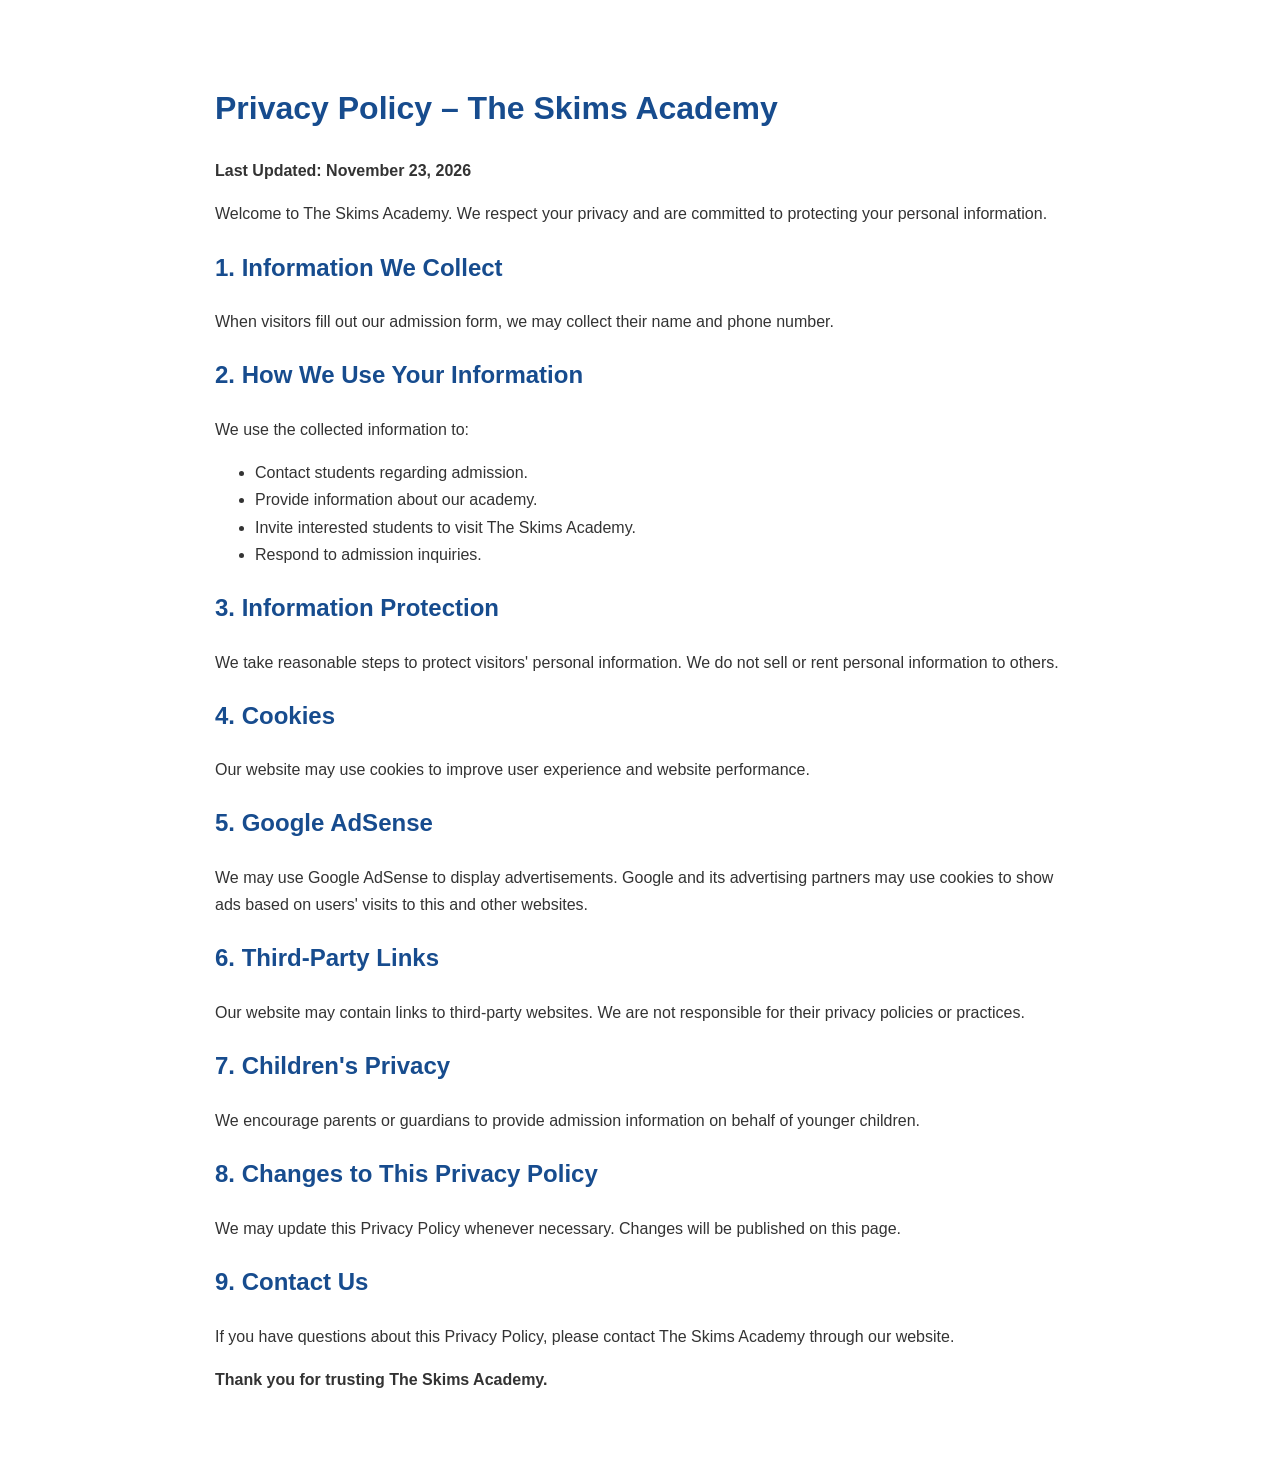
<file: privacy.html>
<!DOCTYPE html>
<html lang="en">
<head>
<meta charset="UTF-8">
<meta name="viewport" content="width=device-width, initial-scale=1.0">
<title>Privacy Policy - The Skims Academy</title>
<style>
body {
  font-family: Arial, sans-serif;
  max-width: 850px;
  margin: 40px auto;
  padding: 20px;
  line-height: 1.7;
  color: #333;
}
h1, h2 {
  color: #174c8e;
}
a {
  color: #174c8e;
}
</style>
</head>
<body>

<h1>Privacy Policy – The Skims Academy</h1>
<p><strong>Last Updated: November 23, 2026</strong></p>

<p>Welcome to The Skims Academy. We respect your privacy and are committed to protecting your personal information.</p>

<h2>1. Information We Collect</h2>
<p>When visitors fill out our admission form, we may collect their name and phone number.</p>

<h2>2. How We Use Your Information</h2>
<p>We use the collected information to:</p>
<ul>
<li>Contact students regarding admission.</li>
<li>Provide information about our academy.</li>
<li>Invite interested students to visit The Skims Academy.</li>
<li>Respond to admission inquiries.</li>
</ul>

<h2>3. Information Protection</h2>
<p>We take reasonable steps to protect visitors' personal information. We do not sell or rent personal information to others.</p>

<h2>4. Cookies</h2>
<p>Our website may use cookies to improve user experience and website performance.</p>

<h2>5. Google AdSense</h2>
<p>We may use Google AdSense to display advertisements. Google and its advertising partners may use cookies to show ads based on users' visits to this and other websites.</p>

<h2>6. Third-Party Links</h2>
<p>Our website may contain links to third-party websites. We are not responsible for their privacy policies or practices.</p>

<h2>7. Children's Privacy</h2>
<p>We encourage parents or guardians to provide admission information on behalf of younger children.</p>

<h2>8. Changes to This Privacy Policy</h2>
<p>We may update this Privacy Policy whenever necessary. Changes will be published on this page.</p>

<h2>9. Contact Us</h2>
<p>If you have questions about this Privacy Policy, please contact The Skims Academy through our website.</p>

<p><strong>Thank you for trusting The Skims Academy.</strong></p>

</body>
</html>
</file>
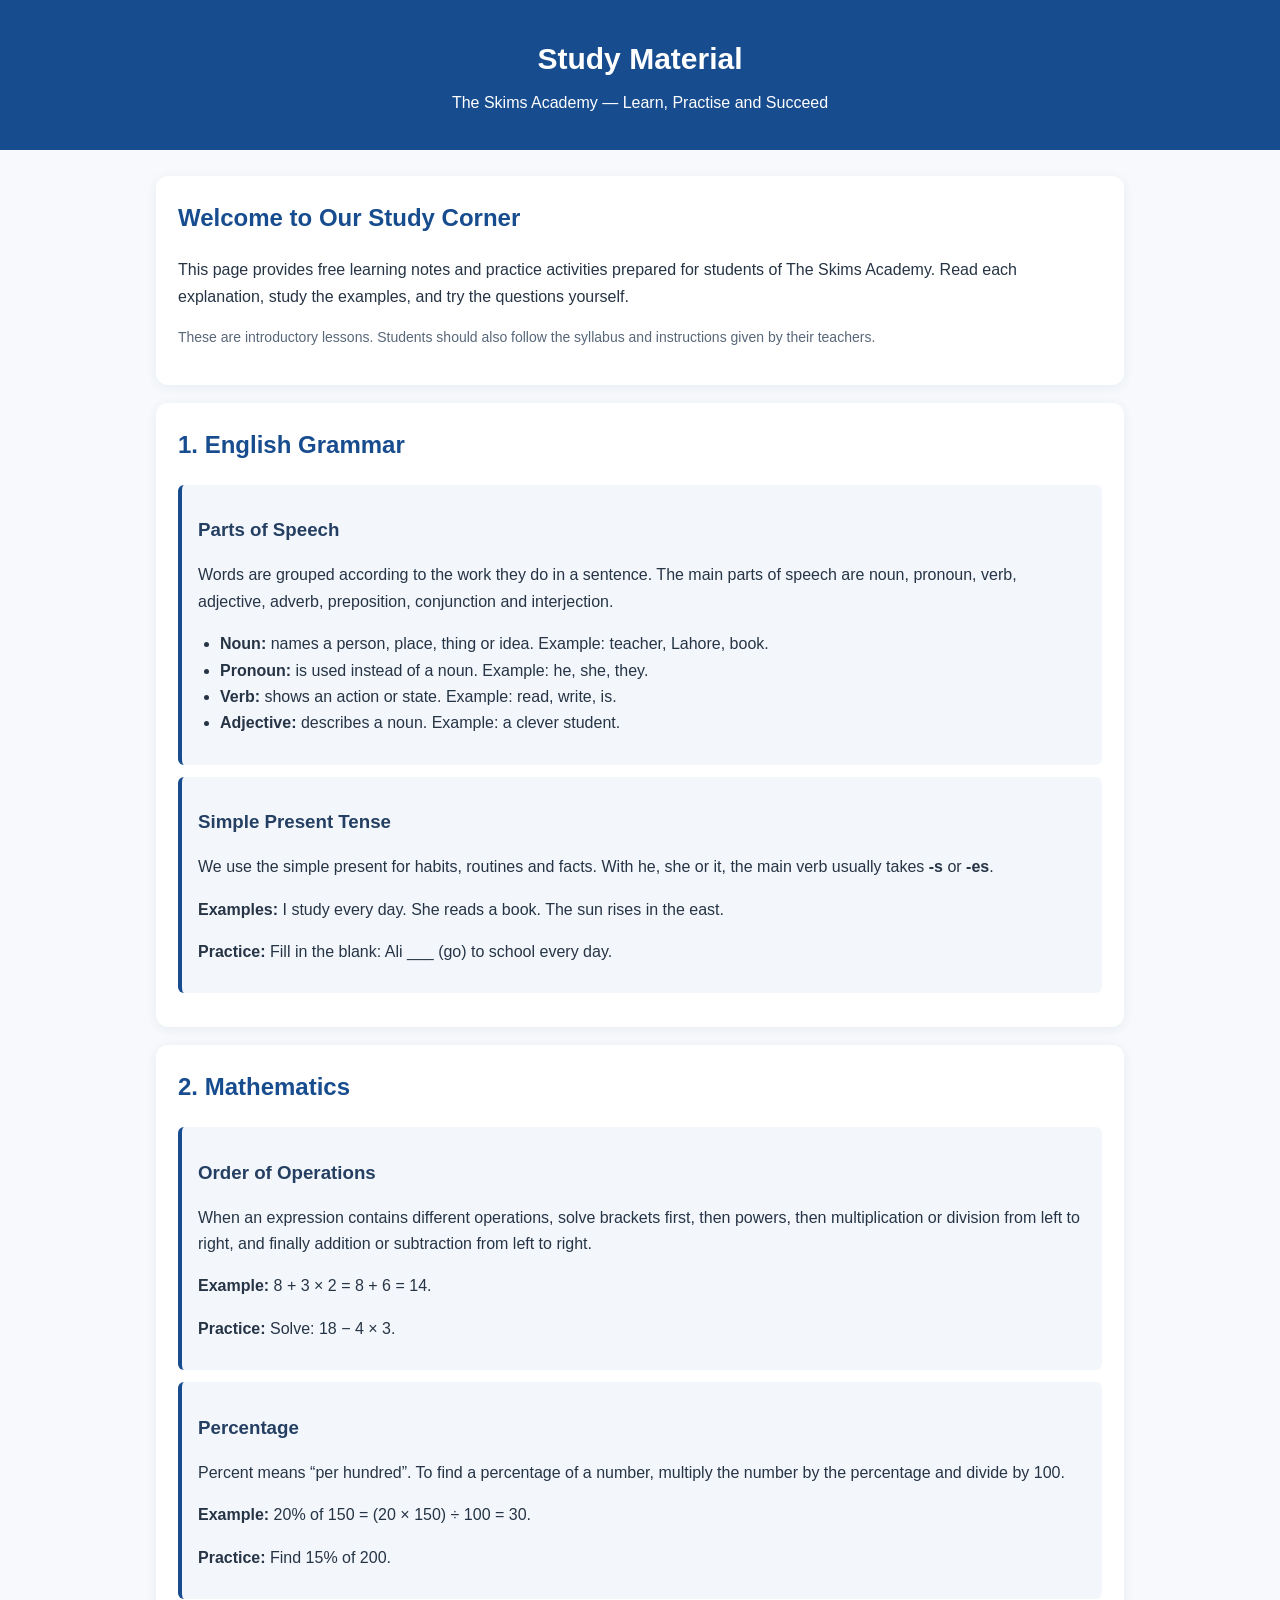
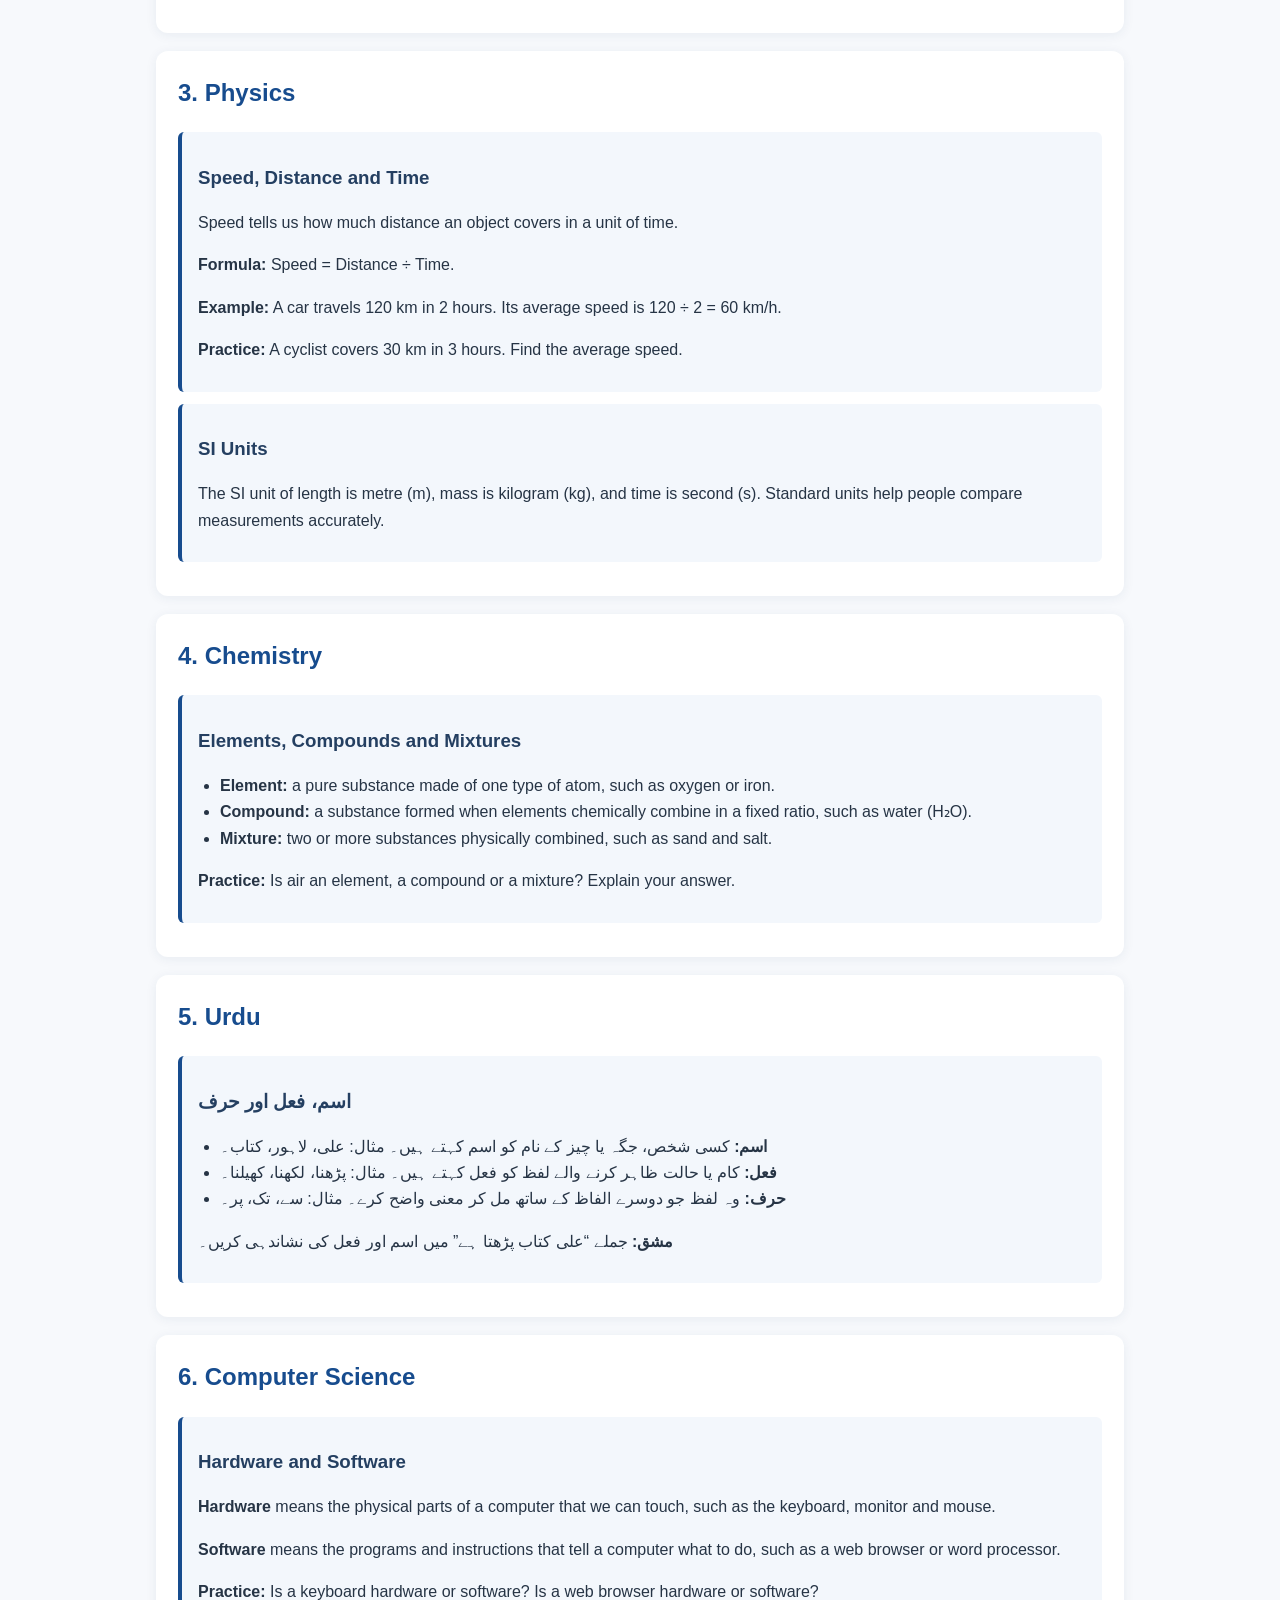
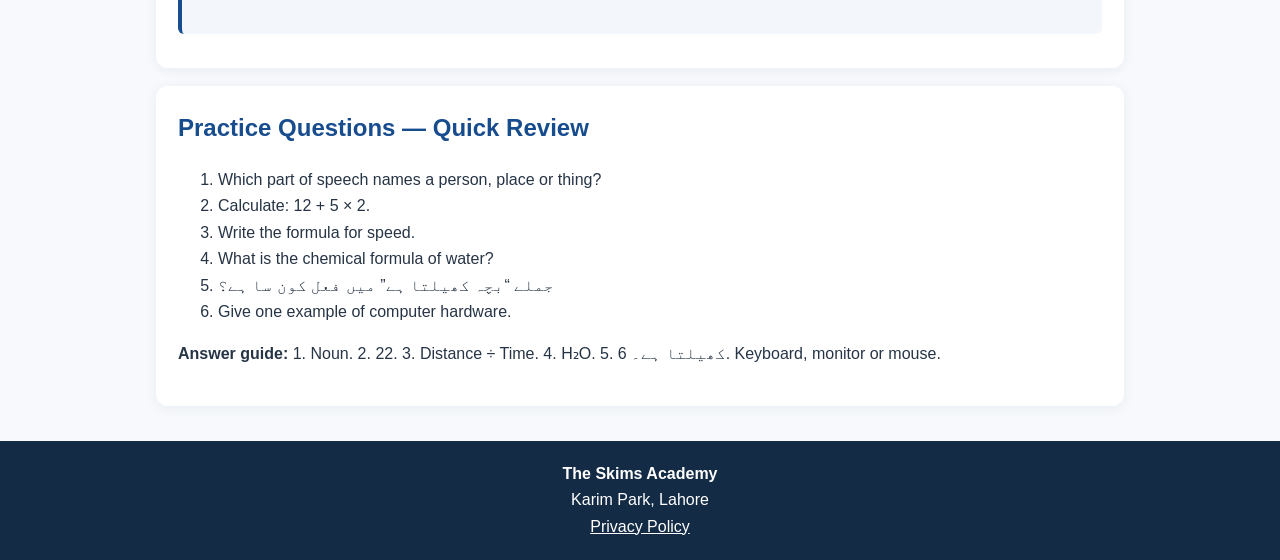
<file: study-material.html>
<!DOCTYPE html>
<html lang="en">
<head>
<meta charset="UTF-8">
<meta name="viewport" content="width=device-width, initial-scale=1.0">
<meta name="description" content="Free original study notes and practice lessons from The Skims Academy.">
<title>Study Material | The Skims Academy</title>
<style>
:root{--blue:#174c8e;--light:#f3f7fc;--ink:#263445}
*{box-sizing:border-box}
body{margin:0;font-family:Arial,sans-serif;line-height:1.65;color:var(--ink);background:#f7f9fc}
header{background:var(--blue);color:white;text-align:center;padding:34px 18px}
header h1{margin:0 0 6px;font-size:30px}
header p{margin:0}
main{max-width:1000px;margin:26px auto;padding:0 16px}
.intro,.subject{background:white;border-radius:12px;padding:22px;margin-bottom:18px;box-shadow:0 2px 12px #17365d12}
h2{color:var(--blue);margin-top:0}
h3{color:#243f61;margin-bottom:6px}
.lesson{background:var(--light);border-left:4px solid var(--blue);padding:12px 16px;margin:12px 0;border-radius:6px}
ul{padding-left:22px}
footer{text-align:center;background:#142b46;color:white;padding:20px;margin-top:35px}
a{color:var(--blue)}
.small{font-size:14px;color:#586779}
</style>
</head>
<body>
<header>
  <h1>Study Material</h1>
  <p>The Skims Academy — Learn, Practise and Succeed</p>
</header>
<main>
<section class="intro">
  <h2>Welcome to Our Study Corner</h2>
  <p>This page provides free learning notes and practice activities prepared for students of The Skims Academy. Read each explanation, study the examples, and try the questions yourself.</p>
  <p class="small">These are introductory lessons. Students should also follow the syllabus and instructions given by their teachers.</p>
</section>

<section class="subject">
<h2>1. English Grammar</h2>
<div class="lesson">
<h3>Parts of Speech</h3>
<p>Words are grouped according to the work they do in a sentence. The main parts of speech are noun, pronoun, verb, adjective, adverb, preposition, conjunction and interjection.</p>
<ul>
<li><b>Noun:</b> names a person, place, thing or idea. Example: teacher, Lahore, book.</li>
<li><b>Pronoun:</b> is used instead of a noun. Example: he, she, they.</li>
<li><b>Verb:</b> shows an action or state. Example: read, write, is.</li>
<li><b>Adjective:</b> describes a noun. Example: a clever student.</li>
</ul>
</div>
<div class="lesson">
<h3>Simple Present Tense</h3>
<p>We use the simple present for habits, routines and facts. With he, she or it, the main verb usually takes <b>-s</b> or <b>-es</b>.</p>
<p><b>Examples:</b> I study every day. She reads a book. The sun rises in the east.</p>
<p><b>Practice:</b> Fill in the blank: Ali ___ (go) to school every day.</p>
</div>
</section>

<section class="subject">
<h2>2. Mathematics</h2>
<div class="lesson">
<h3>Order of Operations</h3>
<p>When an expression contains different operations, solve brackets first, then powers, then multiplication or division from left to right, and finally addition or subtraction from left to right.</p>
<p><b>Example:</b> 8 + 3 × 2 = 8 + 6 = 14.</p>
<p><b>Practice:</b> Solve: 18 − 4 × 3.</p>
</div>
<div class="lesson">
<h3>Percentage</h3>
<p>Percent means “per hundred”. To find a percentage of a number, multiply the number by the percentage and divide by 100.</p>
<p><b>Example:</b> 20% of 150 = (20 × 150) ÷ 100 = 30.</p>
<p><b>Practice:</b> Find 15% of 200.</p>
</div>
</section>

<section class="subject">
<h2>3. Physics</h2>
<div class="lesson">
<h3>Speed, Distance and Time</h3>
<p>Speed tells us how much distance an object covers in a unit of time.</p>
<p><b>Formula:</b> Speed = Distance ÷ Time.</p>
<p><b>Example:</b> A car travels 120 km in 2 hours. Its average speed is 120 ÷ 2 = 60 km/h.</p>
<p><b>Practice:</b> A cyclist covers 30 km in 3 hours. Find the average speed.</p>
</div>
<div class="lesson">
<h3>SI Units</h3>
<p>The SI unit of length is metre (m), mass is kilogram (kg), and time is second (s). Standard units help people compare measurements accurately.</p>
</div>
</section>

<section class="subject">
<h2>4. Chemistry</h2>
<div class="lesson">
<h3>Elements, Compounds and Mixtures</h3>
<ul>
<li><b>Element:</b> a pure substance made of one type of atom, such as oxygen or iron.</li>
<li><b>Compound:</b> a substance formed when elements chemically combine in a fixed ratio, such as water (H₂O).</li>
<li><b>Mixture:</b> two or more substances physically combined, such as sand and salt.</li>
</ul>
<p><b>Practice:</b> Is air an element, a compound or a mixture? Explain your answer.</p>
</div>
</section>

<section class="subject">
<h2>5. Urdu</h2>
<div class="lesson">
<h3>اسم، فعل اور حرف</h3>
<ul>
<li><b>اسم:</b> کسی شخص، جگہ یا چیز کے نام کو اسم کہتے ہیں۔ مثال: علی، لاہور، کتاب۔</li>
<li><b>فعل:</b> کام یا حالت ظاہر کرنے والے لفظ کو فعل کہتے ہیں۔ مثال: پڑھنا، لکھنا، کھیلنا۔</li>
<li><b>حرف:</b> وہ لفظ جو دوسرے الفاظ کے ساتھ مل کر معنی واضح کرے۔ مثال: سے، تک، پر۔</li>
</ul>
<p><b>مشق:</b> جملے “علی کتاب پڑھتا ہے” میں اسم اور فعل کی نشاندہی کریں۔</p>
</div>
</section>

<section class="subject">
<h2>6. Computer Science</h2>
<div class="lesson">
<h3>Hardware and Software</h3>
<p><b>Hardware</b> means the physical parts of a computer that we can touch, such as the keyboard, monitor and mouse.</p>
<p><b>Software</b> means the programs and instructions that tell a computer what to do, such as a web browser or word processor.</p>
<p><b>Practice:</b> Is a keyboard hardware or software? Is a web browser hardware or software?</p>
</div>
</section>

<section class="subject">
<h2>Practice Questions — Quick Review</h2>
<ol>
<li>Which part of speech names a person, place or thing?</li>
<li>Calculate: 12 + 5 × 2.</li>
<li>Write the formula for speed.</li>
<li>What is the chemical formula of water?</li>
<li>جملے “بچہ کھیلتا ہے” میں فعل کون سا ہے؟</li>
<li>Give one example of computer hardware.</li>
</ol>
<p><b>Answer guide:</b> 1. Noun. 2. 22. 3. Distance ÷ Time. 4. H₂O. 5. کھیلتا ہے۔ 6. Keyboard, monitor or mouse.</p>
</section>
</main>
<footer>
  <b>The Skims Academy</b><br>
  Karim Park, Lahore<br>
  <a href="privacy.html" style="color:#fff">Privacy Policy</a>
</footer>
</body>
</html>
</file>
